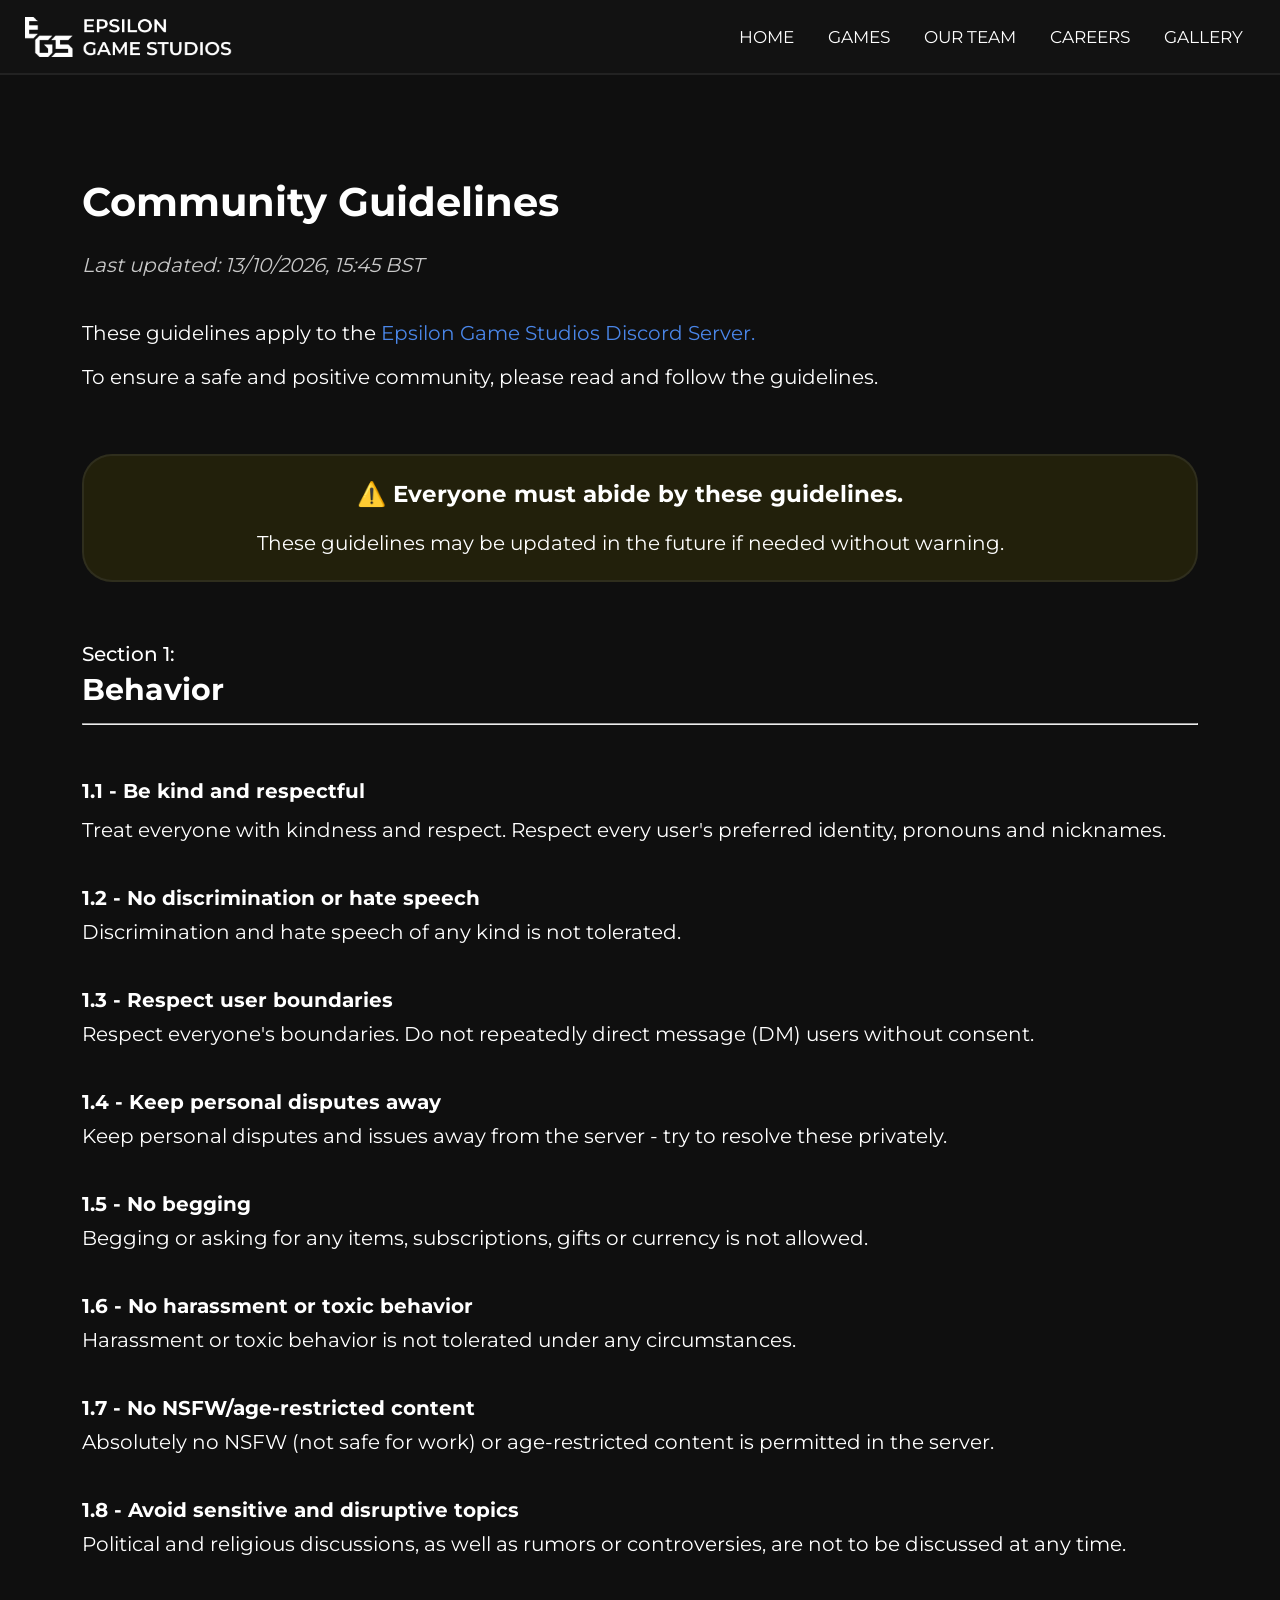
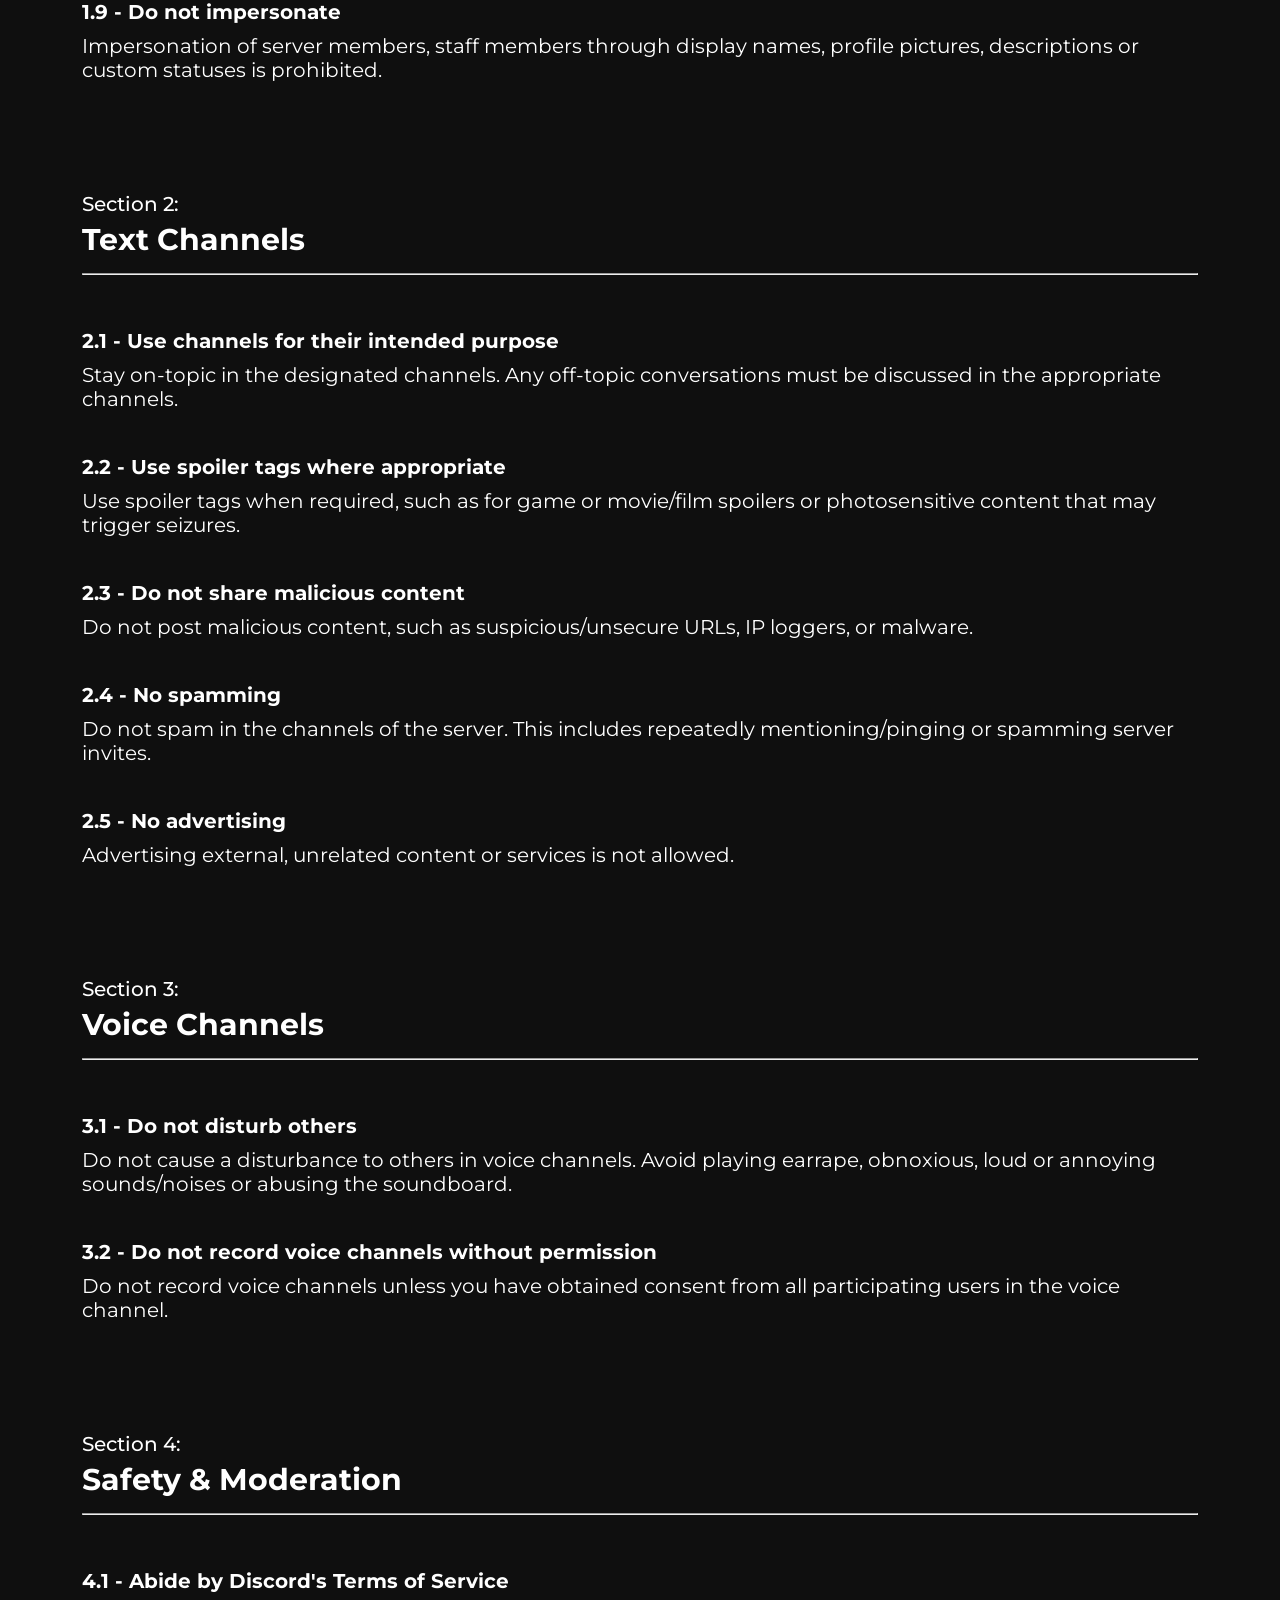
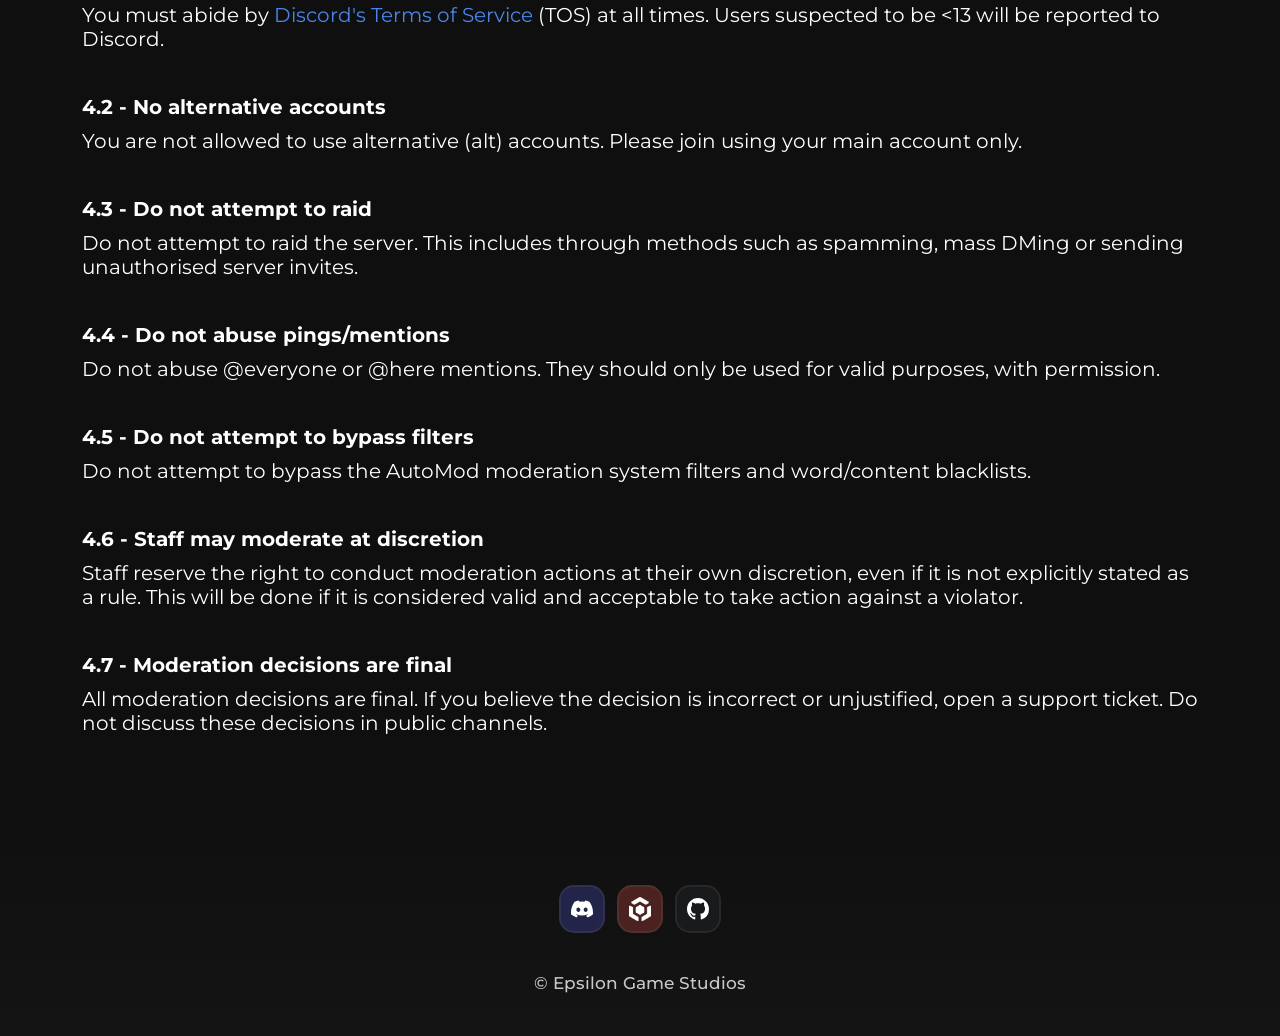
<file: community-guidelines/index.html>
<!-- EPSILON GAME STUDIOS - COMMUNITY GUIDELINES -->
 
<!DOCTYPE html>
<html>
    <head>
        <title>EGS - Community Guidelines</title> <!-- TITLE -->
        <link rel="Icon" href="../images/egsFavicon.ico"> <!-- FAVICON -->
        <link rel="stylesheet" type="text/css" href="../style.css"> <!-- CSS STYLING LINKS -->
        <link rel="stylesheet" type="text/css" href="../topbar.css">
        <link rel="stylesheet" type="text/css" href="../sociallinks.css">
        <meta name="viewport" content="width=device-width, initial-scale=1.0"> <!-- META & OG TAGS -->
        <meta property="og:title" content="Epsilon Game Studios">
        <meta property="og:description" content="Community Guidelines">
        <meta name="theme-color" content="#ffffff">
    </head>
    <body>
        <header class="topbar">
            <a href="https://epsilongamestudios.github.io"><img src="../images/egsLogo.png" alt="Epsilon Game Studios logo" class="topbarlogo"></a>
            <button class="menubtn" id="menuToggle">☰</button>
            <div class="topbarcont" id="navMenu">
                <a href="../index.html" class="topbarbtn tbbtn1" rel="noopener">
                    HOME
                </a>
                <a href="https://sites.google.com/view/epsilongamestudios/games" class="topbarbtn tbbtn1" rel="noopener">
                    GAMES
                </a>
                <a href="https://sites.google.com/view/epsilongamestudios/our-team" class="topbarbtn tbbtn1" rel="noopener">
                    OUR TEAM
                </a>
                <a href="https://sites.google.com/view/epsilongamestudios/careers" class="topbarbtn tbbtn1" rel="noopener">
                    CAREERS
                </a>
                <a href="https://sites.google.com/view/epsilongamestudios/gallery" class="topbarbtn tbbtn1" rel="noopener">
                    GALLERY
                </a>
            </div>
        </header>
        <main class="content container">
            <div class="textbox" style="margin-top: 75px;">
                <h1>Community Guidelines</h1>
                <i style="color: rgb(200, 200, 200);">Last updated: 13/10/2026, 15:45 BST</i> <!-- LAST UPDATED DATE -->
                <br><Br>
                <p>These guidelines apply to the <a href="https://discord.gg/q9bpSpbw6E" target="_blank" rel="noopener">Epsilon Game Studios Discord Server.</a></p>
                <p>To ensure a safe and positive community, please read and follow the guidelines.<p></p>
            </div>
            <div class="textbox2">
                <h3>⚠️ Everyone must abide by these guidelines.</h3>
                <p>These guidelines may be updated in the future if needed without warning.</i></p>  
            </div>
            <div class="textbox3">
                <p style="margin: 0; padding-bottom: 5px; font-weight: 500;">Section 1:</p>
                <h2 style="margin: 0; padding-bottom: 5px;">Behavior</h2>
                <hr><br>
                <ol>
                    <li>
                        <strong style="margin: 0;">1.1 - Be kind and respectful</strong>
                        <p style="margin: 0; padding-top: 15px;">Treat everyone with kindness and respect. Respect every user's preferred identity, pronouns and nicknames.</p>
                    </li>
                    <br>
                    <li>
                        <strong>1.2 - No discrimination or hate speech</strong>
                        <p>Discrimination and hate speech of any kind is not tolerated.</p>
                    </li>
                    <br>
                    <li>
                        <strong>1.3 - Respect user boundaries</strong>
                        <p>Respect everyone's boundaries. Do not repeatedly direct message (DM) users without consent.</p>
                    </li>
                    <br>
                    <li>
                        <strong>1.4 - Keep personal disputes away</strong>
                        <p>Keep personal disputes and issues away from the server - try to resolve these privately.</p>
                    </li>
                    <br>
                    <li>
                        <strong>1.5 - No begging</strong>
                        <p>Begging or asking for any items, subscriptions, gifts or currency is not allowed.</p>
                    </li>
                    <br>
                    <li>
                        <strong>1.6 - No harassment or toxic behavior</strong>
                        <p>Harassment or toxic behavior is not tolerated under any circumstances.</p>
                    </li>
                    <br>
                    <li>
                        <strong>1.7 - No NSFW/age-restricted content</strong>
                        <p>Absolutely no NSFW (not safe for work) or age-restricted content is permitted in the server.</p>
                    </li>
                    <br>
                    <li>
                        <strong>1.8 - Avoid sensitive and disruptive topics</strong>
                        <p>Political and religious discussions, as well as rumors or controversies, are not to be discussed at any time.</p>
                    </li>
                    <br>
                    <li>
                        <strong>1.9 - Do not impersonate</strong>
                        <p>Impersonation of server members, staff members through display names, profile pictures, descriptions or custom statuses is prohibited.</p>
                    </li>
                </ol>
            </div>
            <div class="textbox3">
                <p style="margin: 0; padding-bottom: 5px; font-weight: 500;">Section 2:</p>
                <h2 style="margin: 0; padding-bottom: 5px;">Text Channels</h2>
                <hr><br>
                <ol>
                    <li>
                        <strong>2.1 - Use channels for their intended purpose</strong>
                        <p>Stay on-topic in the designated channels. Any off-topic conversations must be discussed in the appropriate channels.</p>
                    </li>
                    <br>
                    <li>
                        <strong>2.2 - Use spoiler tags where appropriate</strong>
                        <p>Use spoiler tags when required, such as for game or movie/film spoilers or photosensitive content that may trigger seizures.</p>
                    </li>
                    <br>
                    <li>
                        <strong>2.3 - Do not share malicious content</strong>
                        <p>Do not post malicious content, such as suspicious/unsecure URLs, IP loggers, or malware.</p>
                    </li>
                    <br>
                    <li>
                        <strong>2.4 - No spamming</strong>
                        <p>Do not spam in the channels of the server. This includes repeatedly mentioning/pinging or spamming server invites.</p>
                    </li>
                    <br>
                    <li>
                        <strong>2.5 - No advertising</strong>
                        <p>Advertising external, unrelated content or services is not allowed.</p>
                    </li>
                </ol>
            </div>
            <div class="textbox3">
                <p style="margin: 0; padding-bottom: 5px; font-weight: 500;">Section 3:</p>
                <h2 style="margin: 0; padding-bottom: 5px;">Voice Channels</h2>
                <hr><br>
                <ol>
                    <li>
                        <strong>3.1 - Do not disturb others</strong>
                        <p>Do not cause a disturbance to others in voice channels. Avoid playing earrape, obnoxious, loud or annoying sounds/noises or abusing the soundboard.</p>
                    </li>
                    <br>
                    <li>
                        <strong>3.2 - Do not record voice channels without permission</strong>
                        <p>Do not record voice channels unless you have obtained consent from all participating users in the voice channel.</p>
                    </li>
                </ol>
            </div>
            <div class="textbox3">
                <p style="margin: 0; padding-bottom: 5px; font-weight: 500;">Section 4:</p>
                <h2 style="margin: 0; padding-bottom: 5px;">Safety & Moderation</h2>
                <hr><br>
            <ol>
                <li>
                    <strong>4.1 - Abide by Discord's Terms of Service</strong>
                    <p>You must abide by <a href="https://discord.com/terms" target="_blank" rel="noopener">Discord's Terms of Service</a> (TOS) at all times. Users suspected to be <13 will be reported to Discord.</p>
                </li>
                <br>
                <li>
                    <strong>4.2 - No alternative accounts</strong>
                    <p>You are not allowed to use alternative (alt) accounts. Please join using your main account only.</p>
                </li>
                <br>
                <li>
                    <strong>4.3 - Do not attempt to raid</strong>
                    <p>Do not attempt to raid the server. This includes through methods such as spamming, mass DMing or sending unauthorised server invites.</p>
                </li>
                <br>
                <li>
                    <strong>4.4 - Do not abuse pings/mentions</strong>
                    <p>Do not abuse @everyone or @here mentions. They should only be used for valid purposes, with permission.</p>
                </li>
                <br>
                <li>
                    <strong>4.5 - Do not attempt to bypass filters</strong>
                    <p>Do not attempt to bypass the AutoMod moderation system filters and word/content blacklists.</p>
                </li>
                <br>
                <li>
                    <strong>4.6 - Staff may moderate at discretion</strong>
                    <p>Staff reserve the right to conduct moderation actions at their own discretion, even if it is not explicitly stated as a rule. This will be done if it is considered valid and acceptable to take action against a violator.</p>
                </li>
                <br>
                <li>
                    <strong>4.7 - Moderation decisions are final</strong>
                    <p>All moderation decisions are final. If you believe the decision is incorrect or unjustified, open a support ticket. Do not discuss these decisions in public channels.</p>
                </li>
            </ol>
        </main>
        <footer>
            <div class="sociallinks"> <!-- SOCIAL LINKS (DISCORD/POLYTORIA/GITHUB/EGS)-->
                <a href="https://discord.com/invite/q9bpSpbw6E" class="socialbtn discord" target="_blank" rel="noopener">
                    <svg class="socialicon" viewBox="0 0 24 24" fill="#ffffff">
                    <path d="M20.317 4.37a19.791 19.791 0 0 0-4.885-1.515.074.074 0 0 0-.079.037c-.21.375-.444.864-.608 1.25a18.27 18.27 0 0 0-5.487 0 12.64 12.64 0 0 0-.617-1.25.077.077 0 0 0-.079-.037A19.736 19.736 0 0 0 3.677 4.37a.07.07 0 0 0-.032.027C.533 9.046-.32 13.58.099 18.057a.082.082 0 0 0 .031.057 19.9 19.9 0 0 0 5.993 3.03.078.078 0 0 0 .084-.028c.462-.63.874-1.295 1.226-1.994.021-.041.001-.09-.041-.106a13.107 13.107 0 0 1-1.872-.892.077.077 0 0 1-.008-.128 10.2 10.2 0 0 0 .372-.292.074.074 0 0 1 .077-.01c3.928 1.793 8.18 1.793 12.061 0a.074.074 0 0 1 .078.01c.12.098.246.198.373.292a.077.077 0 0 1-.006.127 12.299 12.299 0 0 1-1.873.892.077.077 0 0 0-.041.107c.36.698.772 1.362 1.225 1.993a.076.076 0 0 0 .084.028 19.839 19.839 0 0 0 6.002-3.03.077.077 0 0 0 .032-.054c.5-5.177-.838-9.674-3.549-13.66a.061.061 0 0 0-.031-.028zM8.02 15.33c-1.183 0-2.157-1.085-2.157-2.419 0-1.333.956-2.419 2.157-2.419 1.21 0 2.176 1.096 2.157 2.42 0 1.333-.956 2.418-2.157 2.418zm7.975 0c-1.183 0-2.157-1.085-2.157-2.419 0-1.333.955-2.419 2.157-2.419 1.21 0 2.176 1.096 2.157 2.42 0 1.333-.946 2.418-2.157 2.418z"/>
                    </svg>
                </a>
                <a href="https://polytoria.com/guilds/5961" class="socialbtn polytoria" target="_blank" rel="noopener">
                    <img src="../images/polytoriaLogo.png" alt="Polytoria logo" class="socialicon">
                </a>
                <a href="https://github.com/EpsilonGameStudios" class="socialbtn github" target="_blank" rel="noopener">
                    <svg class="socialicon" viewBox="0 0 24 24" fill="#ffffff">
                    <path d="M12 0C5.37 0 0 5.37 0 12c0 5.31 3.435 9.795 8.205 11.385.6.105.825-.255.825-.57 0-.285-.015-1.23-.015-2.235-3.015.555-3.795-.735-4.035-1.41-.135-.345-.72-1.41-1.23-1.695-.42-.225-1.02-.78-.015-.795.945-.015 1.62.87 1.845 1.23 1.08 1.815 2.805 1.305 3.495.99.105-.78.42-1.305.765-1.605-2.67-.3-5.46-1.335-5.46-5.925 0-1.305.465-2.385 1.23-3.225-.12-.3-.54-1.53.12-3.18 0 0 1.005-.315 3.3 1.23.96-.27 1.98-.405 3-.405s2.04.135 3 .405c2.295-1.56 3.3-1.23 3.3-1.23.66 1.65.24 2.88.12 3.18.765.84 1.23 1.905 1.23 3.225 0 4.605-2.805 5.625-5.475 5.925.435.375.81 1.095.81 2.22 0 1.605-.015 2.895-.015 3.3 0 .315.225.69.825.57A12.02 12.02 0 0 0 24 12c0-6.63-5.37-12-12-12z"/>
                    </svg>
                </a>
            </div>
            <p>&copy; Epsilon Game Studios</p>
            <br><br>
        </footer>
        <!-- JAVASCRIPT FOR THE DROPDOWN TOPBAR NAVIGATION MENU (MOBILE/SMALLER DISPLAYS) -->
        <script>
            const menuToggle = document.getElementById('menuToggle');
            const navMenu = document.getElementById('navMenu');

            menuToggle.addEventListener('click', () => {
                navMenu.classList.toggle('open');
                if (navMenu.classList.contains('open')) {
                    menuToggle.innerHTML = '✕';
                } else {
                    menuToggle.innerHTML = '☰';
                }
            });
        </script>
    </body>
</html>

<!-- © EPSILON GAME STUDIOS -->
</file>
<file: style.css>
/* FONT */
@font-face{
  font-family: 'Montserrat';
  src: url('fonts/Montserrat-VariableFont_wght.ttf') format('truetype');
}

/* BODY AND CONTENT STYLING */
html,body{
  margin: 0;
  padding: 0;
  width: 100%;
  max-width: 100%;
  overflow-x: hidden;
  background-color: rgb(15, 15, 15);
  scroll-behavior: smooth;
}
body{
  font-family: 'Montserrat';
  background-repeat: no-repeat;
  background-position: center top;
  background-size: cover;
  display: flex;
  flex-direction: column;
  min-height: 100vh;
  min-height: 100dvh;
  color:#ffffff;
}
.content{
  flex: 1 0 auto; 
}
.container{
  width: 100%;
  max-width: 1440px;
  margin: 0 auto;
  padding-left: 20px;
  padding-right: 20px;
}
.container a{
  color: #4a86e8;
  text-decoration: none;
}
.container a:hover{
  text-decoration: underline;
}

/* HEADER STYLING */
.header{
  width: 100vw;
  height: 100vh;
  max-width: none;
  position: relative;
  left: 50%;
  right: 50%;
  margin-left: -50vw;
  margin-right: -50vw;
  text-align: center;
  font-size: 30px;
  padding: 175px 125px; 
  background-image: linear-gradient(to bottom, rgba(15, 15, 15, 0) 80%, rgb(15, 15, 15) 100%), url('images/egsBG.jpg');
  background-size: cover;
  background-position: center;
  align-items: center;
  justify-content: center;
  display: flex;
}
a.arrow{
  position: absolute;
  bottom: 50px;
  font-size: 45px;
  color: rgba(255, 255, 255, 0.75);
  text-decoration: none;
  z-index: 10;
  rotate: 90deg;
  transition: color 0.2s;
}
a.arrow:hover{
  text-decoration: none;
  color: rgba(255, 255, 255, 1);
}

/* TEXTBOX STYLING */
.textbox, .textbox2, .textbox3, .textbox4{
  width: 90%;
  margin: 20px auto;
  text-align: left;
  font-size: 20px;
}
.textbox{
  padding: 75px 0px 25px 0px;
}
.textbox2{
  padding-left: 30px;
  padding-right: 50px;
  padding-bottom: 5px;
  background-color: rgba(94, 85, 3, 0.25);
  border: 2px solid rgba(100, 100, 100, 0.2);
  border-radius: 30px;
  text-align: center;
}
.textbox3{
  padding: 30px 0px 10px 0px;
}
.textbox3 strong{
  margin: 0;
}
.textbox3 p{
  margin: 0;
  padding-top: 10px;
  padding-bottom: 20px;
}
.textbox4{
  padding: 25px 0px 0px 0px;
}
ol{
  list-style-type: none;
  padding-left: 0;
}

/* FOOTER STYLING */
footer{
  color: rgb(200, 200, 200);
  text-align: center;
  padding-top: 50px;
  padding-bottom: 5px;
  margin-top: auto;
  width: 100%;
  background-image: linear-gradient(to bottom, rgb(15, 15, 15), rgb(20, 20, 20));
}
footer p{
  font-size: 17px;
  font-weight: 500;
  margin: 0;
}

/* PAGE BUTTONS STYLING */
.pagelinkscont{
  background-color: rgba(20, 20, 20, 0.7);
  border: 2px solid rgba(100, 100, 100, 0.2); 
  border-radius: 50px;
  padding: 30px;
  max-width: 750px;
  margin: 50px auto;
}
.pagelinks{
  display: flex;
  gap: 30px;
  margin: 0;
  width: 100%;
  flex-direction: column;
  align-items: center;
}
a.pagebtn{
  display: flex;
  align-items: center;
  justify-content: center;
  padding: 17px 17px;
  border-radius: 30px;
  font: 500 30px 'Montserrat', sans-serif;
  color: #ffffff;
  text-decoration: none;
  backdrop-filter: blur(6px);
  border: 2px solid rgba(100, 100, 100, 0.2);
  transition: transform 0.2s, background-color 0.2s, box-shadow 0.2s;
  width: 100%;
  box-sizing: border-box;
  background-color: rgba(30, 30, 30, 0.4);
  text-align: center;
}
a.pagebtn:hover{
  transform: translateY(-1px);
  box-shadow: 0 5px 15px rgba(0, 0, 0, 0.3);
  background-color: rgba(30, 30, 30, 0.9);
  text-decoration: none;
}

/* PARTNERS SHOWCASE STYLING */
.partnershowcase{
    display: flex;
    justify-content: center;
    flex-wrap: wrap; gap: 12px;
    margin: 30px auto;
    width: 90%;
    padding-bottom: 50px;
}
a.partnercont{
    display: flex;
    align-items: center;
    justify-content: center;
    gap: 15px;
    padding: 17px;
    border-radius: 30px;
    font: 500 25px 'Montserrat', sans-serif;
    color: #ffffff;
    text-decoration: none;
    backdrop-filter: blur(6px);
    border: 2px solid rgba(100, 100, 100, 0.2);
    background-color: rgba(30, 30, 30, 0.4);
    transition: transform 0.2s, background-color 0.2s, box-shadow 0.2s;
}
.partnericon{
    height: auto;
    width: 40px;
    object-fit: contain;
    display: block;
    flex-shrink: 0;
}
a.partnercont:hover{
  transform: translateY(-1px);
  box-shadow: 0 5px 15px rgba(0, 0, 0, 0.3);
  text-decoration: none;
}
a.finstercorp{
    background-color: rgba(110, 44, 197, 0.1);
}
a.finstercorp:hover{
    background-color: rgba(110, 44, 197, 0.3);
}
a.serratstudios{
    background-color: rgba(206, 132, 20, 0.1);
}
a.serratstudios:hover{
    background-color: rgba(206, 132, 20, 0.3);
}



/* OPTIMISATION FOR MOBILE DEVICES/PORTRAIT/SMALLER WINDOWS */
@media (max-width: 600px){
  .logo,.title{
    position: static;
    transform: none;
    left: auto;
    margin: 0 auto;
    display: block;
    text-align: center;
  }
  .logo{
    margin-top: calc(20px + env(safe-area-inset-top, 0px));
    height: auto;
    max-height: 50px;
    width: auto;
  }
  .title{
    margin-top: 15px;
    margin-bottom: 25px;
    font-size: 28px;
    height: auto;
  }
  html,body{
    -ms-overflow-style: none;
    scrollbar-width: none;
  }
  html::-webkit-scrollbar,body::-webkit-scrollbar{
    display: none;
  }
  .textbox, .textbox2, .textbox3, .textbox4{
    width: 100%;
    margin-left: 0;
    margin-right: 0;
    padding-left: 20px;
    padding-right: 20px;
    font-size: 18px;
  }
  .header{
    padding-left: 20px;
    padding-right: 20px;
    text-align: center;
    font-size: 25px;
  }
  .pagelinkscont{
    width: 90%;
  }
  a.pagebtn{
    font-size: 25px;
  }
  a.partnercont{
    font-size: 20px;
  }
  .partnericon{
    width: 35px;
  }
}

*,*::before,*::after{
  box-sizing: border-box;
}
</file>
<file: topbar.css>
/* TOPBAR STYLING */
.topbar{
    position: fixed;
    width: 100%;
    height: 75px;
    z-index: 1000;
    box-sizing: border-box;
    display: flex;
    align-items: center;
    justify-content: space-between;
    padding: 0 2px;
    background-color: rgba(20, 20, 20, 0.7);
    backdrop-filter: blur(10px);
    -webkit-backdrop-filter: blur(10px);
    color: #ffffff;
    border-bottom: 2px solid rgba(100, 100, 100, 0.2); 
}
.topbarlogo{
    position: absolute;
    top: 17px;
    left: 25px;
    height: 40px;
    width: auto; 
}

/* TOPBAR BUTTONS CONTAINER STYLING */
.topbarcont{
    display: flex;
    margin-left: auto; 
    padding-right: 20px;
    gap: 4px;
}
.topbarbtn{
    margin-left: auto;
    margin-right: auto;
    padding: 13px 15px;
    border-radius: 15px;
    font: 400 17px 'Montserrat', sans-serif;
    color: #fff; text-decoration: none;
    background-color: rgba(30, 30, 30, 0);
    transition: background-color 0.2s;
}
.topbarbtn:hover{
    background-color: rgba(30, 30, 30, 1);
}

/* TOPBAR DROPDOWN BUTTON STYLING (MOBILE/SMALLER DISPLAYS) */
.menubtn{
    display: none;
    background: none;
    border: none;
    color: white;
    font-size: 30px;
    cursor: pointer;
    margin-left: auto;
    z-index: 1100;
    margin-right: 15px;
    transition: background-color 0.2s;
    border-radius: 20px;
    padding: 5px 13px;
}
.menubtn:hover{
    background-color: rgba(30, 30, 30, 1);
}

/* TOPBAR DROPDOWN MENU STYLING (MOBILE/SMALLER DISPLAYS) */
@media(max-width: 850px){
    .menubtn{
        display: block;
    }
    .topbarcont{
        position: fixed;
        top: 75px; 
        left: 0;
        width: 100%;
        height: auto; 
        background-color: rgba(20, 20, 20, 1);
        flex-direction: column;
        padding: 15px; 
        gap: 15px;
        opacity: 0;
        transform: translateY(-20px);
        pointer-events: none;
        transition: transform 0.3s ease-in-out, opacity 0.3s ease-in-out;
        box-shadow: 0 10px 30px rgba(0, 0, 0, 0.5);
        border-bottom: 2px solid rgba(100, 100, 100, 0.2); 
    }
    .topbarcont.open{
        opacity: 1;
        transform: translateY(0);
        pointer-events: auto;
    }
    .topbarbtn{
        width: 100%;
        margin: 0;
    }
}
</file>
<file: sociallinks.css>
/* SOCIAL LINKS CONTAINER STYLING */
.sociallinks{
    display: flex;
    justify-content: center;
    flex-wrap: wrap; gap: 12px;
    margin: 30px auto;
    width: 90%;
    padding-bottom: 10px;
}

/* SOCIAL LINK BUTTONS STYLING */
.socialbtn{
    display: inline-flex;
    align-items: center;
    gap: 10px;
    padding: 10px;
    border-radius: 15px;
    font: 600 15px 'Montserrat', sans-serif;
    font-size: 15px;
    color: #fff; text-decoration: none;
    backdrop-filter: blur(6px);
    border: 2px solid transparent;
    transition: transform 0.2s, background-color 0.2s, box-shadow 0.2s;
}
.socialbtn:hover{
    transform: translateY(-1px);
    box-shadow: 0 5px 15px rgba(0, 0, 0, 0.3);
}
.socialicon{
    height: auto;
    width: 22px;
    object-fit: contain;
    display: block;
    flex-shrink: 0;
}

/* DISCORD SOCIAL LINK BUTTON STYLING */
.discord{
    background-color: rgba(88, 101, 242, 0.25);
    border-color: rgba(100, 100, 100, 0.2);
}
.discord:hover{
    background-color: rgba(88, 101, 242, 0.85);
}

/* POLYTORIA SOCIAL LINK BUTTON STYLING */
.polytoria{
    background-color: rgba(255, 89, 81, 0.25);
    border-color: rgba(100, 100, 100, 0.2);
}
.polytoria:hover{
    background-color: rgba(255, 89, 81, 0.85);
}

/* GITHUB SOCIAL LINK BUTTON STYLING */
.github{
    background-color: rgba(36, 41, 47, 0.4);
    border-color: rgba(100, 100, 100, 0.2);
}
.github:hover{
    background-color: rgba(36, 41, 47, 0.9);
}
</file>
